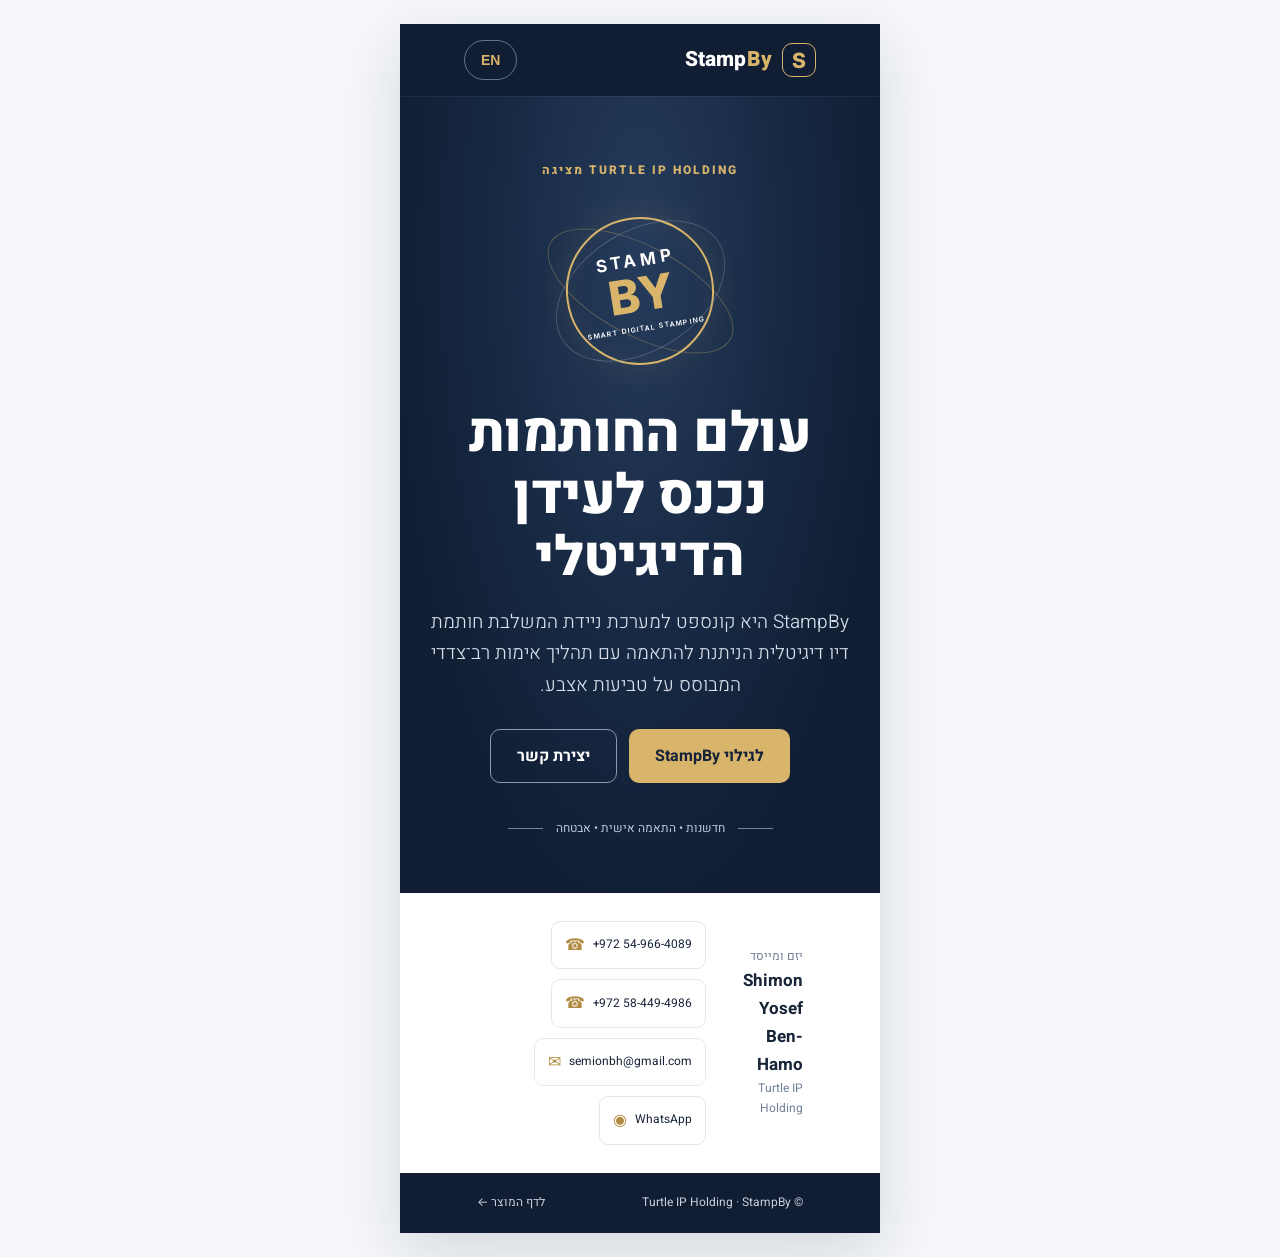
<file: index.html>
<!doctype html>
<html lang="he" dir="rtl">
<head>
<meta charset="utf-8">
<meta name="viewport" content="width=device-width, initial-scale=1, viewport-fit=cover">
<meta name="theme-color" content="#101d32">
<meta name="description" content="StampBy by Turtle IP Holding — חותמת דיגיטלית חכמה ואימות מסמכים ביומטרי.">
<title>StampBy | Turtle IP Holding</title>
<link rel="stylesheet" href="style.css">
</head>
<body class="card-page">
<header class="topbar reveal" data-reveal>
  <a class="brand" href="index.html" aria-label="StampBy home">
    <span class="brand-mark">S</span>
    <span>Stamp<span class="gold">By</span></span>
  </a>
  <button class="lang-btn" id="langToggle" type="button" aria-label="Switch language">EN</button>
</header>

<main class="hero-shell">
  <section class="hero">
    <div class="eyebrow reveal" data-reveal data-reveal-delay="1" data-he="TURTLE IP HOLDING מציגה" data-en="PRESENTED BY TURTLE IP HOLDING">TURTLE IP HOLDING מציגה</div>

    <div class="stamp-visual reveal" data-reveal data-reveal-delay="2" aria-hidden="true">
      <div class="stamp-ring"><span>STAMP</span><strong>BY</strong><small>SMART DIGITAL STAMPING</small></div>
      <div class="orbit orbit-one"></div>
      <div class="orbit orbit-two"></div>
    </div>

    <h1 class="reveal" data-reveal data-reveal-delay="3" data-he="עולם החותמות נכנס לעידן הדיגיטלי" data-en="Bringing stamping into the digital age">עולם החותמות נכנס לעידן הדיגיטלי</h1>
    <p class="lead reveal" data-reveal data-reveal-delay="4" data-he="StampBy היא קונספט למערכת ניידת המשלבת חותמת דיו דיגיטלית הניתנת להתאמה עם תהליך אימות רב־צדדי המבוסס על טביעות אצבע." data-en="StampBy is a concept for a portable system combining a customizable digital ink stamp with a multi-party fingerprint-based verification process.">StampBy היא קונספט למערכת ניידת המשלבת חותמת דיו דיגיטלית הניתנת להתאמה עם תהליך אימות רב־צדדי המבוסס על טביעות אצבע.</p>

    <div class="actions reveal" data-reveal data-reveal-delay="5">
      <a class="btn btn-primary" href="landing.html" data-he="לגילוי StampBy" data-en="Discover StampBy">לגילוי StampBy</a>
      <a class="btn btn-outline" href="mailto:semionbh@gmail.com" data-he="יצירת קשר" data-en="Contact">יצירת קשר</a>
    </div>

    <div class="trust-line reveal" data-reveal data-reveal-delay="6">
      <span></span>
      <span data-he="חדשנות • התאמה אישית • אבטחה" data-en="Innovation • Customization • Security">חדשנות • התאמה אישית • אבטחה</span>
      <span></span>
    </div>
  </section>
</main>

<section class="contact-strip reveal" data-reveal data-reveal-delay="7">
  <div class="contact-intro">
    <small data-he="יזם ומייסד" data-en="Founder">יזם ומייסד</small>
    <strong>Shimon Yosef Ben-Hamo</strong>
    <span>Turtle IP Holding</span>
  </div>
  <div class="contact-actions">
    <a href="tel:+972549664089"><span aria-hidden="true">☎</span><small>+972 54-966-4089</small></a>
    <a href="tel:+972584494986"><span aria-hidden="true">☎</span><small>+972 58-449-4986</small></a>
    <a href="mailto:semionbh@gmail.com"><span aria-hidden="true">✉</span><small>semionbh@gmail.com</small></a>
    <a href="https://wa.me/972549664089" target="_blank" rel="noopener"><span aria-hidden="true">◉</span><small data-he="WhatsApp" data-en="WhatsApp">WhatsApp</small></a>
  </div>
</section>

<footer class="reveal" data-reveal data-reveal-delay="8">
  <span>© Turtle IP Holding · StampBy</span>
  <a href="landing.html" data-he="לדף המוצר ←" data-en="Product page →">לדף המוצר ←</a>
</footer>

<script src="script.js"></script>
</body>
</html>
</file>
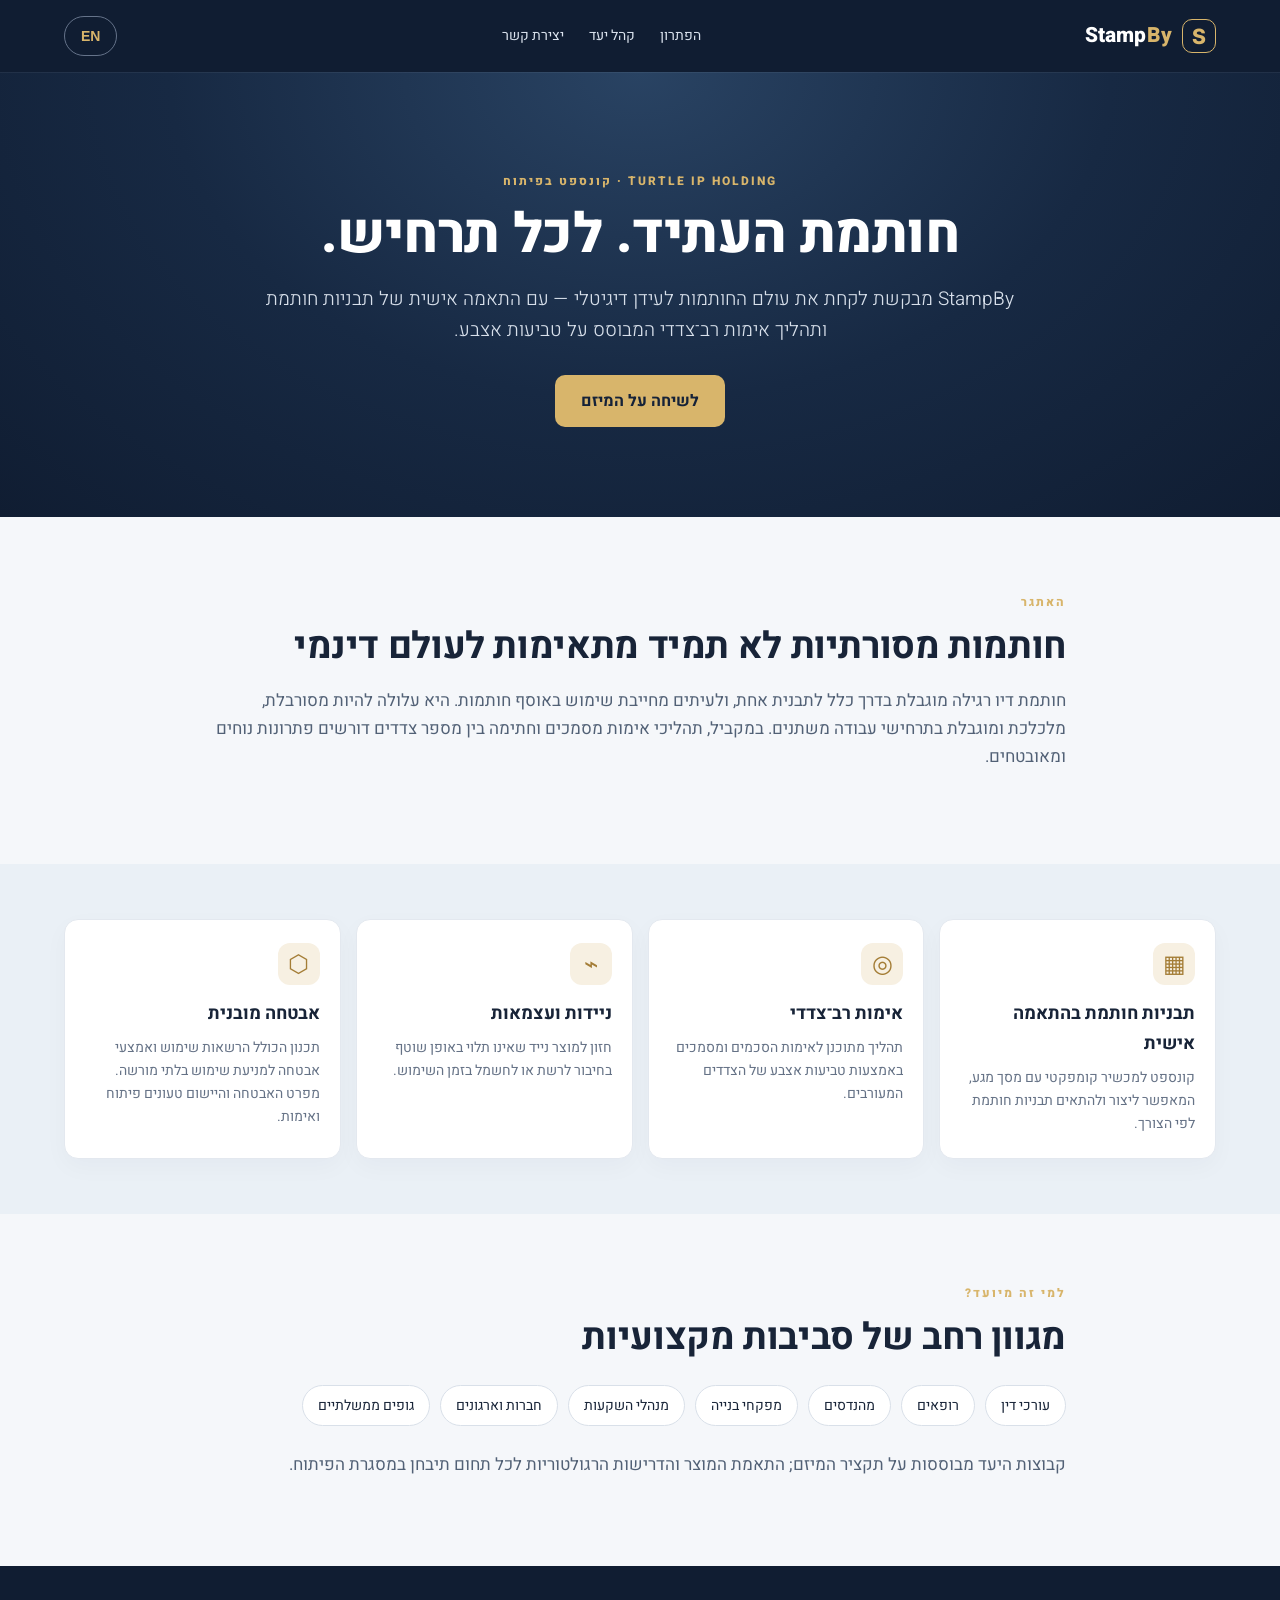
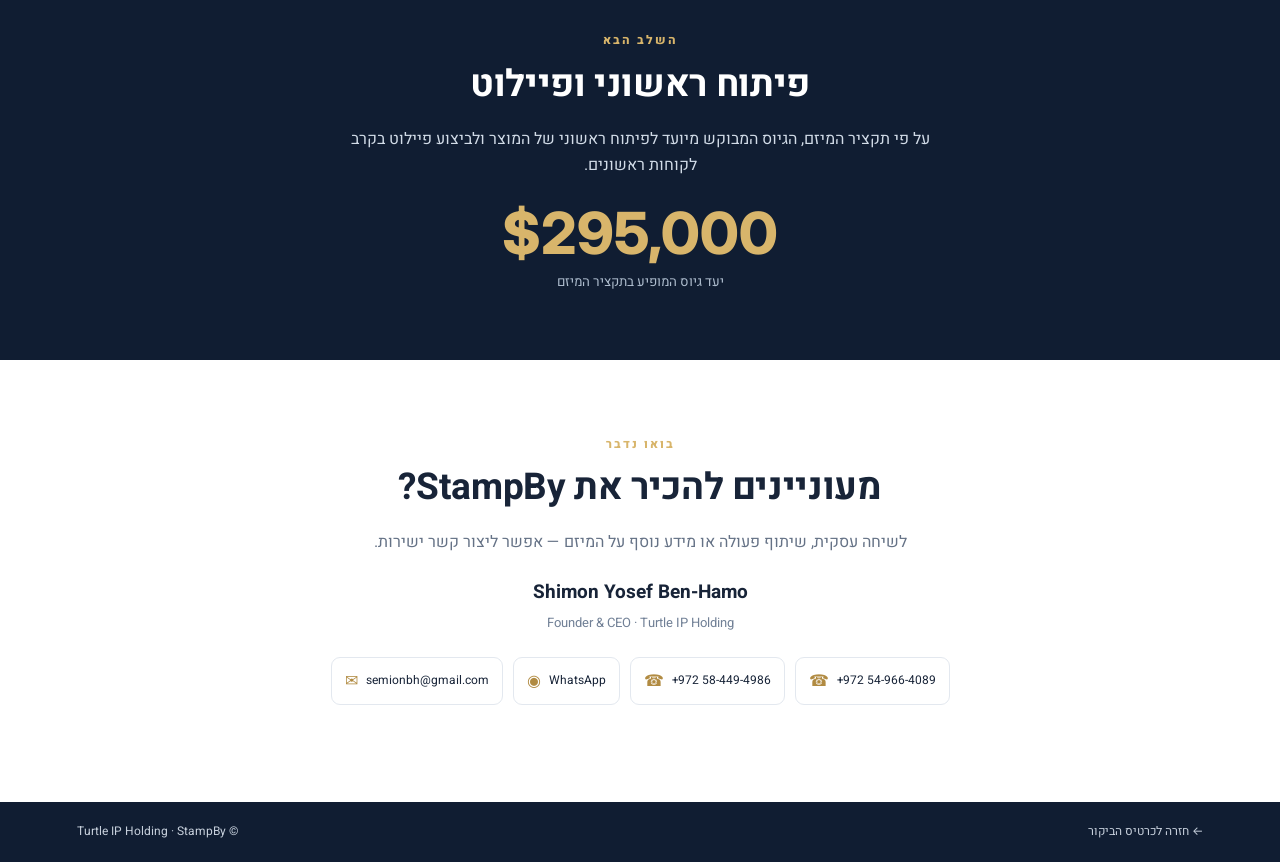
<file: landing.html>
<!doctype html>
<html lang="he" dir="rtl">
<head>
<meta charset="utf-8">
<meta name="viewport" content="width=device-width, initial-scale=1, viewport-fit=cover">
<meta name="theme-color" content="#101d32">
<meta name="description" content="StampBy — קונספט לחותמת דיגיטלית ניידת ולאימות מסמכים באמצעות טביעות אצבע.">
<title>StampBy | The Digital Stamp Concept</title>
<link rel="stylesheet" href="style.css">
</head>
<body class="landing-page">
<header class="topbar">
  <a class="brand" href="index.html" aria-label="StampBy home">
    <span class="brand-mark">S</span>
    <span>Stamp<span class="gold">By</span></span>
  </a>

  <nav class="desktop-nav" aria-label="Main navigation">
    <a href="#solution" data-he="הפתרון" data-en="The solution">הפתרון</a>
    <a href="#audience" data-he="קהל יעד" data-en="Audience">קהל יעד</a>
    <a href="#contact" data-he="יצירת קשר" data-en="Contact">יצירת קשר</a>
  </nav>

  <div class="topbar-actions">
    <button class="lang-btn" id="langToggle" type="button" aria-label="Switch language">EN</button>
    <button class="menu-toggle" id="menuToggle" type="button"
            aria-label="Open menu" aria-expanded="false" aria-controls="mobileMenu">
      <span class="menu-icon" aria-hidden="true">
        <span></span><span></span><span></span>
      </span>
    </button>
  </div>
</header>

<div class="mobile-menu" id="mobileMenu" hidden>
  <a href="#solution" data-he="הפתרון" data-en="The solution">הפתרון</a>
  <a href="#audience" data-he="קהל יעד" data-en="Audience">קהל יעד</a>
  <a href="#contact" data-he="יצירת קשר" data-en="Contact">יצירת קשר</a>
</div>

<main>
  <section class="landing-hero">
    <div class="eyebrow" data-he="TURTLE IP HOLDING · קונספט בפיתוח" data-en="TURTLE IP HOLDING · CONCEPT IN DEVELOPMENT">TURTLE IP HOLDING · קונספט בפיתוח</div>
    <h1 data-he="חותמת העתיד. לכל תרחיש." data-en="A new concept for the future of stamping.">חותמת העתיד. לכל תרחיש.</h1>
    <p class="lead" data-he="StampBy מבקשת לקחת את עולם החותמות לעידן דיגיטלי — עם התאמה אישית של תבניות חותמת ותהליך אימות רב־צדדי המבוסס על טביעות אצבע." data-en="StampBy aims to bring stamping into the digital age through customizable stamp designs and a multi-party verification process based on fingerprints.">StampBy מבקשת לקחת את עולם החותמות לעידן דיגיטלי — עם התאמה אישית של תבניות חותמת ותהליך אימות רב־צדדי המבוסס על טביעות אצבע.</p>
    <a class="btn btn-primary" href="#contact" data-he="לשיחה על המיזם" data-en="Discuss the project">לשיחה על המיזם</a>
  </section>

  <section class="content-section" id="solution">
    <div class="section-kicker" data-he="האתגר" data-en="THE CHALLENGE">האתגר</div>
    <h2 data-he="חותמות מסורתיות לא תמיד מתאימות לעולם דינמי" data-en="Traditional stamps have practical limitations">חותמות מסורתיות לא תמיד מתאימות לעולם דינמי</h2>
    <p data-he="חותמת דיו רגילה מוגבלת בדרך כלל לתבנית אחת, ולעיתים מחייבת שימוש באוסף חותמות. היא עלולה להיות מסורבלת, מלכלכת ומוגבלת בתרחישי עבודה משתנים. במקביל, תהליכי אימות מסמכים וחתימה בין מספר צדדים דורשים פתרונות נוחים ומאובטחים." data-en="A conventional ink stamp is generally limited to one design and may require keeping multiple stamps. It can be cumbersome and messy. At the same time, document verification and multi-party signing call for convenient, secure workflows.">חותמת דיו רגילה מוגבלת בדרך כלל לתבנית אחת, ולעיתים מחייבת שימוש באוסף חותמות. היא עלולה להיות מסורבלת, מלכלכת ומוגבלת בתרחישי עבודה משתנים. במקביל, תהליכי אימות מסמכים וחתימה בין מספר צדדים דורשים פתרונות נוחים ומאובטחים.</p>
  </section>

  <section class="feature-section">
    <div class="feature-card">
      <div class="feature-icon" aria-hidden="true">▦</div>
      <h3 data-he="תבניות חותמת בהתאמה אישית" data-en="Customizable stamp designs">תבניות חותמת בהתאמה אישית</h3>
      <p data-he="קונספט למכשיר קומפקטי עם מסך מגע, המאפשר ליצור ולהתאים תבניות חותמת לפי הצורך." data-en="A compact-device concept with a touch display for creating and customizing stamp designs.">קונספט למכשיר קומפקטי עם מסך מגע, המאפשר ליצור ולהתאים תבניות חותמת לפי הצורך.</p>
    </div>
    <div class="feature-card">
      <div class="feature-icon" aria-hidden="true">◎</div>
      <h3 data-he="אימות רב־צדדי" data-en="Multi-party verification">אימות רב־צדדי</h3>
      <p data-he="תהליך מתוכנן לאימות הסכמים ומסמכים באמצעות טביעות אצבע של הצדדים המעורבים." data-en="A planned workflow for verifying agreements and documents using the fingerprints of participating parties.">תהליך מתוכנן לאימות הסכמים ומסמכים באמצעות טביעות אצבע של הצדדים המעורבים.</p>
    </div>
    <div class="feature-card">
      <div class="feature-icon" aria-hidden="true">⌁</div>
      <h3 data-he="ניידות ועצמאות" data-en="Portable operation">ניידות ועצמאות</h3>
      <p data-he="חזון למוצר נייד שאינו תלוי באופן שוטף בחיבור לרשת או לחשמל בזמן השימוש." data-en="A vision for a portable product designed to operate without continuous network or mains-power dependence.">חזון למוצר נייד שאינו תלוי באופן שוטף בחיבור לרשת או לחשמל בזמן השימוש.</p>
    </div>
    <div class="feature-card">
      <div class="feature-icon" aria-hidden="true">⬡</div>
      <h3 data-he="אבטחה מובנית" data-en="Built-in security">אבטחה מובנית</h3>
      <p data-he="תכנון הכולל הרשאות שימוש ואמצעי אבטחה למניעת שימוש בלתי מורשה. מפרט האבטחה והיישום טעונים פיתוח ואימות." data-en="A design direction that includes access permissions and safeguards against unauthorized use. Security implementation remains subject to development and validation.">תכנון הכולל הרשאות שימוש ואמצעי אבטחה למניעת שימוש בלתי מורשה. מפרט האבטחה והיישום טעונים פיתוח ואימות.</p>
    </div>
  </section>

  <section class="content-section audience" id="audience">
    <div class="section-kicker" data-he="למי זה מיועד?" data-en="WHO IT SERVES">למי זה מיועד?</div>
    <h2 data-he="מגוון רחב של סביבות מקצועיות" data-en="Designed for a range of professional environments">מגוון רחב של סביבות מקצועיות</h2>
    <div class="audience-tags">
      <span>עורכי דין</span>
      <span>רופאים</span>
      <span>מהנדסים</span>
      <span>מפקחי בנייה</span>
      <span>מנהלי השקעות</span>
      <span>חברות וארגונים</span>
      <span>גופים ממשלתיים</span>
    </div>
    <p class="muted" data-he="קבוצות היעד מבוססות על תקציר המיזם; התאמת המוצר והדרישות הרגולטוריות לכל תחום תיבחן במסגרת הפיתוח." data-en="These target groups are based on the project summary. Product suitability and sector-specific regulatory requirements will be assessed during development.">קבוצות היעד מבוססות על תקציר המיזם; התאמת המוצר והדרישות הרגולטוריות לכל תחום תיבחן במסגרת הפיתוח.</p>
  </section>

  <section class="funding">
    <div class="section-kicker" data-he="השלב הבא" data-en="NEXT STEP">השלב הבא</div>
    <h2 data-he="פיתוח ראשוני ופיילוט" data-en="Initial development and pilot">פיתוח ראשוני ופיילוט</h2>
    <p data-he="על פי תקציר המיזם, הגיוס המבוקש מיועד לפיתוח ראשוני של המוצר ולביצוע פיילוט בקרב לקוחות ראשונים." data-en="According to the project summary, the funding sought is intended for initial product development and a pilot with early customers.">על פי תקציר המיזם, הגיוס המבוקש מיועד לפיתוח ראשוני של המוצר ולביצוע פיילוט בקרב לקוחות ראשונים.</p>
    <div class="funding-amount">$295,000</div>
    <small data-he="יעד גיוס המופיע בתקציר המיזם" data-en="Funding target stated in the project summary">יעד גיוס המופיע בתקציר המיזם</small>
  </section>

  <section class="contact-section" id="contact">
    <div class="section-kicker" data-he="בואו נדבר" data-en="LET'S CONNECT">בואו נדבר</div>
    <h2 data-he="מעוניינים להכיר את StampBy?" data-en="Interested in learning more about StampBy?">מעוניינים להכיר את StampBy?</h2>
    <p data-he="לשיחה עסקית, שיתוף פעולה או מידע נוסף על המיזם — אפשר ליצור קשר ישירות." data-en="For business discussions, collaboration or further information, please get in touch.">לשיחה עסקית, שיתוף פעולה או מידע נוסף על המיזם — אפשר ליצור קשר ישירות.</p>
    <strong class="founder">Shimon Yosef Ben-Hamo</strong>
    <span class="muted">Founder &amp; CEO · Turtle IP Holding</span>
    <div class="contact-actions centered">
      <a href="tel:+972549664089"><span aria-hidden="true">☎</span><small>+972 54-966-4089</small></a>
      <a href="tel:+972584494986"><span aria-hidden="true">☎</span><small>+972 58-449-4986</small></a>
      <a href="https://wa.me/972549664089" target="_blank" rel="noopener"><span aria-hidden="true">◉</span><small>WhatsApp</small></a>
      <a href="mailto:semionbh@gmail.com"><span aria-hidden="true">✉</span><small>semionbh@gmail.com</small></a>
    </div>
  </section>
</main>

<footer>
  <a href="index.html" data-he="← חזרה לכרטיס הביקור" data-en="← Back to digital business card">← חזרה לכרטיס הביקור</a>
  <span>© Turtle IP Holding · StampBy</span>
</footer>

<script src="script.js"></script>
</body>
</html>
</file>
<file: style.css>
@import url('https://fonts.googleapis.com/css2?family=Heebo:wght@300;400;500;600;700;800&family=Inter:wght@400;500;600;700;800&display=swap');

:root {
  --navy: #101d32;
  --navy2: #172943;
  --gold: #d8b56b;
  --ink: #182438;
  --muted: #718096;
  --paper: #f5f7fa;
  --line: #e3e8ef;
  --radius: 14px;
}

* { box-sizing: border-box; }

html {
  scroll-behavior: smooth;
  -webkit-text-size-adjust: 100%;
  text-size-adjust: 100%;
}

body {
  margin: 0;
  background: var(--paper);
  color: var(--ink);
  font-family: Heebo, Inter, Arial, sans-serif;
  line-height: 1.65;
  overflow-x: hidden;
}

a { color: inherit; text-decoration: none; }

/* =========================================================
   CARD PAGE (index.html) — narrow, centered mobile card
   ========================================================= */
body.card-page {
  max-width: 480px;
  margin: 0 auto;
  background: var(--paper);
  min-height: 100vh;
  min-height: 100dvh;
}

@media (min-width: 520px) {
  body.card-page {
    margin: 24px auto;
    min-height: calc(100vh - 48px);
    box-shadow: 0 20px 60px rgba(16, 29, 50, .14);
  }
}

body.card-page .hero-shell,
body.card-page .contact-strip,
body.card-page footer {
  width: 100%;
}

@media (max-width: 520px) {
  body.card-page {
    max-width: 100%;
    margin: 0;
    box-shadow: none;
  }
}

/* ---------- Top bar ---------- */
.topbar {
  height: 72px;
  padding: 0 max(5vw, 20px);
  display: flex;
  align-items: center;
  justify-content: space-between;
  gap: 12px;
  background: var(--navy);
  color: #fff;
  position: sticky;
  top: 0;
  z-index: 20;
  box-shadow: 0 1px 0 rgba(255,255,255,.06);
}

.brand {
  display: flex;
  align-items: center;
  gap: 10px;
  font-size: 21px;
  font-weight: 800;
  letter-spacing: .2px;
  min-width: 0;
}

.brand-mark {
  display: grid;
  place-items: center;
  width: 34px;
  height: 34px;
  border: 1px solid var(--gold);
  color: var(--gold);
  border-radius: 10px;
  font-family: Inter, sans-serif;
  font-weight: 800;
  flex: 0 0 auto;
}

.gold { color: var(--gold); }

.lang-btn {
  background: transparent;
  color: var(--gold);
  border: 1px solid #65738a;
  border-radius: 30px;
  padding: 8px 16px;
  min-width: 48px;
  min-height: 40px;
  font-weight: 700;
  font-size: 14px;
  cursor: pointer;
  transition: background .2s, border-color .2s;
}

.lang-btn:hover { background: rgba(216,181,107,.12); border-color: var(--gold); }

.desktop-nav {
  display: flex;
  gap: 25px;
  font-size: 14px;
  color: #dce4ef;
}

.desktop-nav a:hover,
footer a:hover { color: var(--gold); }

.topbar-actions {
  display: flex;
  align-items: center;
  gap: 10px;
}

/* ---------- Hamburger ---------- */
.menu-toggle {
  display: none;
  align-items: center;
  justify-content: center;
  width: 42px;
  height: 42px;
  padding: 0;
  border: 1px solid #65738a;
  background: transparent;
  border-radius: 10px;
  cursor: pointer;
  transition: background .2s, border-color .2s;
}

.menu-toggle:hover { background: rgba(216,181,107,.12); border-color: var(--gold); }

.menu-icon {
  position: relative;
  width: 20px;
  height: 14px;
  display: inline-block;
}

.menu-icon span {
  position: absolute;
  left: 0;
  right: 0;
  height: 2px;
  background: var(--gold);
  border-radius: 2px;
  transition: transform .28s ease, opacity .2s ease, top .28s ease;
}

.menu-icon span:nth-child(1) { top: 0; }
.menu-icon span:nth-child(2) { top: 6px; }
.menu-icon span:nth-child(3) { top: 12px; }

.menu-toggle.is-open .menu-icon span:nth-child(1) {
  top: 6px;
  transform: rotate(45deg);
}
.menu-toggle.is-open .menu-icon span:nth-child(2) { opacity: 0; }
.menu-toggle.is-open .menu-icon span:nth-child(3) {
  top: 6px;
  transform: rotate(-45deg);
}

.mobile-menu {
  position: fixed;
  top: 60px;
  left: 0;
  right: 0;
  background: var(--navy2);
  color: #fff;
  display: flex;
  flex-direction: column;
  padding: 12px 18px calc(14px + env(safe-area-inset-bottom));
  gap: 4px;
  border-top: 1px solid rgba(216,181,107,.18);
  box-shadow: 0 18px 40px rgba(0,0,0,.35);
  transform: translateY(-8px);
  opacity: 0;
  pointer-events: none;
  transition: transform .25s ease, opacity .2s ease;
  z-index: 19;
}

.mobile-menu:not([hidden]) {
  transform: translateY(0);
  opacity: 1;
  pointer-events: auto;
}

.mobile-menu a {
  padding: 14px 6px;
  font-size: 16px;
  font-weight: 600;
  color: #dce4ef;
  border-bottom: 1px solid rgba(255,255,255,.06);
}

.mobile-menu a:last-child { border-bottom: none; }
.mobile-menu a:hover { color: var(--gold); }

body.menu-open { overflow: hidden; }

/* ---------- Hero ---------- */
.hero-shell {
  background: radial-gradient(ellipse at 50% 20%, #263c5c 0, #172943 42%, #101d32 78%);
  color: #fff;
  padding: 65px 20px 55px;
  min-height: 650px;
  display: grid;
  place-items: center;
  text-align: center;
}

.hero { max-width: 760px; width: 100%; }

.eyebrow,
.section-kicker {
  color: var(--gold);
  font-size: 12px;
  letter-spacing: 2px;
  font-weight: 800;
  text-transform: uppercase;
}

.stamp-visual {
  height: 180px;
  width: 220px;
  margin: 20px auto 22px;
  position: relative;
  display: grid;
  place-items: center;
}

.stamp-ring {
  width: 148px;
  height: 148px;
  border: 2px solid var(--gold);
  border-radius: 50%;
  display: flex;
  flex-direction: column;
  align-items: center;
  justify-content: center;
  box-shadow: 0 0 35px #d8b56b20, inset 0 0 25px #d8b56b12;
  transform: rotate(-9deg);
}

.stamp-ring span { font: 700 17px Inter, sans-serif; letter-spacing: 4px; }
.stamp-ring strong { font: 800 47px Inter, sans-serif; color: var(--gold); line-height: 1; }
.stamp-ring small { font: 600 7px Inter, sans-serif; letter-spacing: 1.1px; margin-top: 7px; }

.orbit {
  position: absolute;
  border: 1px solid #d8b56b55;
  border-radius: 50%;
  width: 205px;
  height: 90px;
  transform: rotate(28deg);
  pointer-events: none;
}

.orbit-two { transform: rotate(-32deg); width: 185px; height: 120px; border-color: #91a4bd55; }

.hero h1,
.landing-hero h1 {
  font-size: clamp(32px, 6vw, 55px);
  line-height: 1.13;
  margin: 12px 0 18px;
  font-weight: 800;
  letter-spacing: -.01em;
}

.lead {
  font-size: clamp(16px, 2.3vw, 19px);
  font-weight: 300;
  max-width: 680px;
  margin: 0 auto 28px;
  color: #d8e0eb;
}

.actions {
  display: flex;
  justify-content: center;
  gap: 12px;
  flex-wrap: wrap;
}

.btn {
  display: inline-flex;
  align-items: center;
  justify-content: center;
  padding: 13px 26px;
  border-radius: 10px;
  font-weight: 700;
  font-size: 16px;
  transition: transform .2s, background .2s, border-color .2s;
  min-height: 48px;
}

.btn:hover { transform: translateY(-2px); }
.btn-primary { background: var(--gold); color: #152238; }
.btn-primary:hover { background: #e4c47f; }
.btn-outline { border: 1px solid #8d9bb0; color: #fff; }
.btn-outline:hover { border-color: var(--gold); color: var(--gold); }

.trust-line {
  display: flex;
  align-items: center;
  justify-content: center;
  gap: 13px;
  margin-top: 35px;
  color: #bdc8d7;
  font-size: 12px;
}

.trust-line span:first-child,
.trust-line span:last-child { width: 35px; height: 1px; background: #73849c; flex: 0 0 auto; }

/* ---------- Contact strip ---------- */
.contact-strip {
  display: flex;
  justify-content: space-between;
  align-items: center;
  gap: 25px;
  padding: 28px max(6vw, 22px);
  background: #fff;
}

.contact-intro { display: flex; flex-direction: column; }

.contact-strip small,
.contact-strip span { color: var(--muted); font-size: 12px; }
.contact-strip strong { font-size: 17px; }

.contact-actions {
  display: flex;
  flex-wrap: wrap;
  gap: 10px;
}

.contact-actions a {
  display: flex;
  align-items: center;
  gap: 8px;
  padding: 10px 13px;
  border: 1px solid var(--line);
  border-radius: 9px;
  background: #fff;
  direction: ltr;
  transition: border-color .2s, background .2s, box-shadow .2s;
  min-height: 44px;
}

.contact-actions a span { font-size: 16px; color: #b18b42; }
.contact-actions a:hover { border-color: var(--gold); background: #fffdf8; box-shadow: 0 3px 10px rgba(20,36,58,.06); }
.contact-actions small { font-size: 12px; color: var(--ink); }

/* ---------- Footer ---------- */
footer {
  display: flex;
  justify-content: space-between;
  gap: 15px;
  padding: 20px max(6vw, 22px);
  background: var(--navy);
  color: #c7d0dc;
  font-size: 12px;
}

/* ---------- Landing hero ---------- */
.landing-hero {
  padding: 100px 22px 90px;
  text-align: center;
  color: #fff;
  background: radial-gradient(ellipse at 50% 0, #294363 0, #172943 52%, #101d32 100%);
}

.landing-hero .lead { max-width: 760px; }

.content-section { max-width: 900px; margin: 0 auto; padding: 76px 24px; }

.content-section h2,
.funding h2,
.contact-section h2 {
  font-size: clamp(26px, 4vw, 37px);
  line-height: 1.2;
  margin: 12px 0 18px;
  letter-spacing: -.01em;
}

.content-section > p { font-size: 17px; color: #526176; }

/* ---------- Features ---------- */
.feature-section {
  background: #eaf0f6;
  padding: 55px max(5vw, 20px);
  display: grid;
  grid-template-columns: repeat(4, 1fr);
  gap: 15px;
}

.feature-card {
  background: #fff;
  border: 1px solid var(--line);
  border-radius: var(--radius);
  padding: 23px 20px;
  box-shadow: 0 8px 25px #14243a08;
  transition: transform .2s, box-shadow .2s;
}

.feature-card:hover { transform: translateY(-3px); box-shadow: 0 12px 30px #14243a14; }

.feature-icon {
  width: 42px;
  height: 42px;
  border-radius: 12px;
  display: grid;
  place-items: center;
  background: #f7f0e2;
  color: #a47d36;
  font-size: 24px;
}

.feature-card h3 { font-size: 18px; margin: 14px 0 7px; }
.feature-card p { font-size: 14px; color: #657286; margin: 0; }

/* ---------- Audience ---------- */
.audience { padding-top: 70px; padding-bottom: 70px; }

.audience-tags { display: flex; flex-wrap: wrap; gap: 10px; margin: 25px 0; }

.audience-tags span {
  padding: 8px 15px;
  border: 1px solid #d9e0e9;
  background: #fff;
  border-radius: 30px;
  font-size: 14px;
}

.muted { color: var(--muted); font-size: 13px; }

/* ---------- Funding ---------- */
.funding {
  text-align: center;
  background: var(--navy);
  color: #fff;
  padding: 65px 22px;
}

.funding p { max-width: 620px; margin: 0 auto; color: #d2dce8; }
.funding-amount { font: 800 clamp(38px, 7vw, 58px) Inter, sans-serif; color: var(--gold); margin: 20px 0 0; }
.funding small { color: #aebdce; }

/* ---------- Contact section ---------- */
.contact-section { text-align: center; padding: 75px 20px; background: #fff; }
.contact-section > p { color: #657286; }
.founder { display: block; margin-top: 22px; font-size: 19px; }
.contact-actions.centered { justify-content: center; margin: 22px auto; max-width: 760px; }

/* ---------- LTR adjustments ---------- */
body[dir="ltr"] { font-family: Inter, Heebo, Arial, sans-serif; }
body[dir="ltr"] .contact-actions a { direction: ltr; }

/* =========================================================
   REVEAL ANIMATIONS (card page)
   ========================================================= */
[data-reveal] {
  opacity: 0;
  transform: translateY(14px);
  transition: opacity .6s ease, transform .6s ease;
  will-change: opacity, transform;
}

[data-reveal].is-visible {
  opacity: 1;
  transform: none;
}

@media (prefers-reduced-motion: no-preference) {
  .hero .stamp-visual.is-visible .stamp-ring {
    animation: stampFloat 6s ease-in-out infinite;
  }
}

@keyframes stampFloat {
  0%, 100% { transform: rotate(-9deg) translateY(0); }
  50% { transform: rotate(-9deg) translateY(-5px); }
}

@media (prefers-reduced-motion: reduce) {
  [data-reveal] { opacity: 1; transform: none; transition: none; }
  html { scroll-behavior: auto; }
  .stamp-ring { animation: none !important; }
}

/* =========================================================
   TABLET & MOBILE GENERAL
   ========================================================= */
@media (max-width: 800px) {
  .feature-section { grid-template-columns: repeat(2, 1fr); }
  .contact-strip { align-items: flex-start; flex-direction: column; }
  .desktop-nav { gap: 12px; font-size: 12px; }
}

@media (max-width: 640px) {
  .desktop-nav { display: none; }
  .menu-toggle { display: inline-flex; }

  .topbar {
    height: calc(60px + env(safe-area-inset-top));
    padding-top: env(safe-area-inset-top);
  }
  .mobile-menu {
    top: calc(60px + env(safe-area-inset-top));
  }
}

/* =========================================================
   MOBILE — CARD PAGE (index.html)
   ========================================================= */
@media (max-width: 520px) {
  body.card-page { background: var(--paper); }

  body.card-page .topbar {
    height: calc(58px + env(safe-area-inset-top));
    padding: 0 16px;
    padding-top: env(safe-area-inset-top);
  }
  body.card-page .brand { font-size: 17px; gap: 8px; }
  body.card-page .brand-mark { width: 28px; height: 28px; border-radius: 8px; font-size: 14px; }
  body.card-page .lang-btn { padding: 6px 13px; min-height: 36px; font-size: 12px; }

  body.card-page .hero-shell {
    min-height: auto;
    padding: 28px 16px 34px;
  }
  body.card-page .hero { max-width: 100%; }
  body.card-page .eyebrow { font-size: 10px; letter-spacing: 1.4px; }
  body.card-page .stamp-visual {
    transform: scale(.78);
    margin: 2px auto 0;
    height: 145px;
  }
  body.card-page .hero h1 {
    font-size: clamp(26px, 8vw, 32px);
    line-height: 1.2;
    margin: 6px auto 12px;
  }
  body.card-page .lead {
    font-size: 14.5px;
    line-height: 1.7;
    margin-bottom: 20px;
  }
  body.card-page .actions { gap: 9px; }
  body.card-page .actions .btn {
    flex: 1 1 100%;
    min-height: 46px;
    font-size: 15px;
    padding: 11px 16px;
  }
  body.card-page .trust-line {
    gap: 8px;
    font-size: 10px;
    margin-top: 20px;
    flex-wrap: wrap;
  }
  body.card-page .trust-line span:first-child,
  body.card-page .trust-line span:last-child { width: 16px; }

  body.card-page .contact-strip {
    padding: 20px 16px calc(20px + env(safe-area-inset-bottom));
    gap: 16px;
  }
  body.card-page .contact-intro { width: 100%; }
  body.card-page .contact-strip strong { font-size: 16px; }

  body.card-page .contact-actions {
    display: grid;
    grid-template-columns: 1fr 1fr;
    width: 100%;
    gap: 8px;
  }
  body.card-page .contact-actions a {
    min-width: 0;
    padding: 10px 7px;
    gap: 6px;
    justify-content: center;
  }
  body.card-page .contact-actions small {
    font-size: 11px;
    word-break: break-word;
    line-height: 1.3;
  }
  body.card-page .contact-actions a span { font-size: 15px; }

  body.card-page footer {
    padding: 16px 16px calc(16px + env(safe-area-inset-bottom));
    flex-direction: column;
    align-items: center;
    text-align: center;
    gap: 8px;
  }
}

/* =========================================================
   MOBILE — LANDING PAGE
   ========================================================= */
@media (max-width: 520px) {
  .landing-hero { padding: 56px 18px 50px; }
  .landing-hero h1 {
    font-size: clamp(28px, 8vw, 36px);
    line-height: 1.2;
  }
  .landing-hero .lead { font-size: 15px; line-height: 1.7; }
  .landing-hero .btn { width: 100%; max-width: 320px; margin-inline: auto; }

  .content-section { padding: 46px 18px; }
  .content-section h2,
  .funding h2,
  .contact-section h2 {
    font-size: 25px;
    line-height: 1.25;
    margin: 10px 0 14px;
  }
  .content-section > p { font-size: 15px; line-height: 1.75; }
  .section-kicker { font-size: 10.5px; letter-spacing: 1.5px; }

  .feature-section {
    grid-template-columns: 1fr;
    padding: 26px 16px;
    gap: 12px;
  }
  .feature-card { padding: 18px 16px; }
  .feature-card h3 { font-size: 16px; margin: 10px 0 6px; }
  .feature-card p { font-size: 13.5px; line-height: 1.7; }
  .feature-icon { width: 38px; height: 38px; font-size: 20px; }

  .audience { padding-top: 44px; padding-bottom: 44px; }
  .audience-tags { gap: 7px; margin: 18px 0; }
  .audience-tags span { font-size: 12px; padding: 7px 12px; }

  .funding { padding: 50px 18px; }
  .funding p { font-size: 15px; line-height: 1.7; }
  .funding-amount { font-size: 42px; margin-top: 16px; }

  .contact-section { padding: 50px 18px; }
  .contact-section > p { font-size: 15px; line-height: 1.7; }
  .founder { font-size: 17px; margin-top: 18px; }
  .contact-actions.centered {
    display: grid;
    grid-template-columns: 1fr 1fr;
    gap: 8px;
  }
}

/* =========================================================
   VERY SMALL PHONES
   ========================================================= */
@media (max-width: 360px) {
  body.card-page .hero h1 { font-size: 24px; }
  body.card-page .stamp-visual { transform: scale(.68); height: 120px; margin-bottom: 0; }
  .landing-hero h1 { font-size: 26px; }
  .contact-actions small { font-size: 10px; }
  .audience-tags span { font-size: 11px; padding: 6px 10px; }
  .btn { font-size: 14px; }
  .menu-toggle { width: 38px; height: 38px; }
}
</file>
